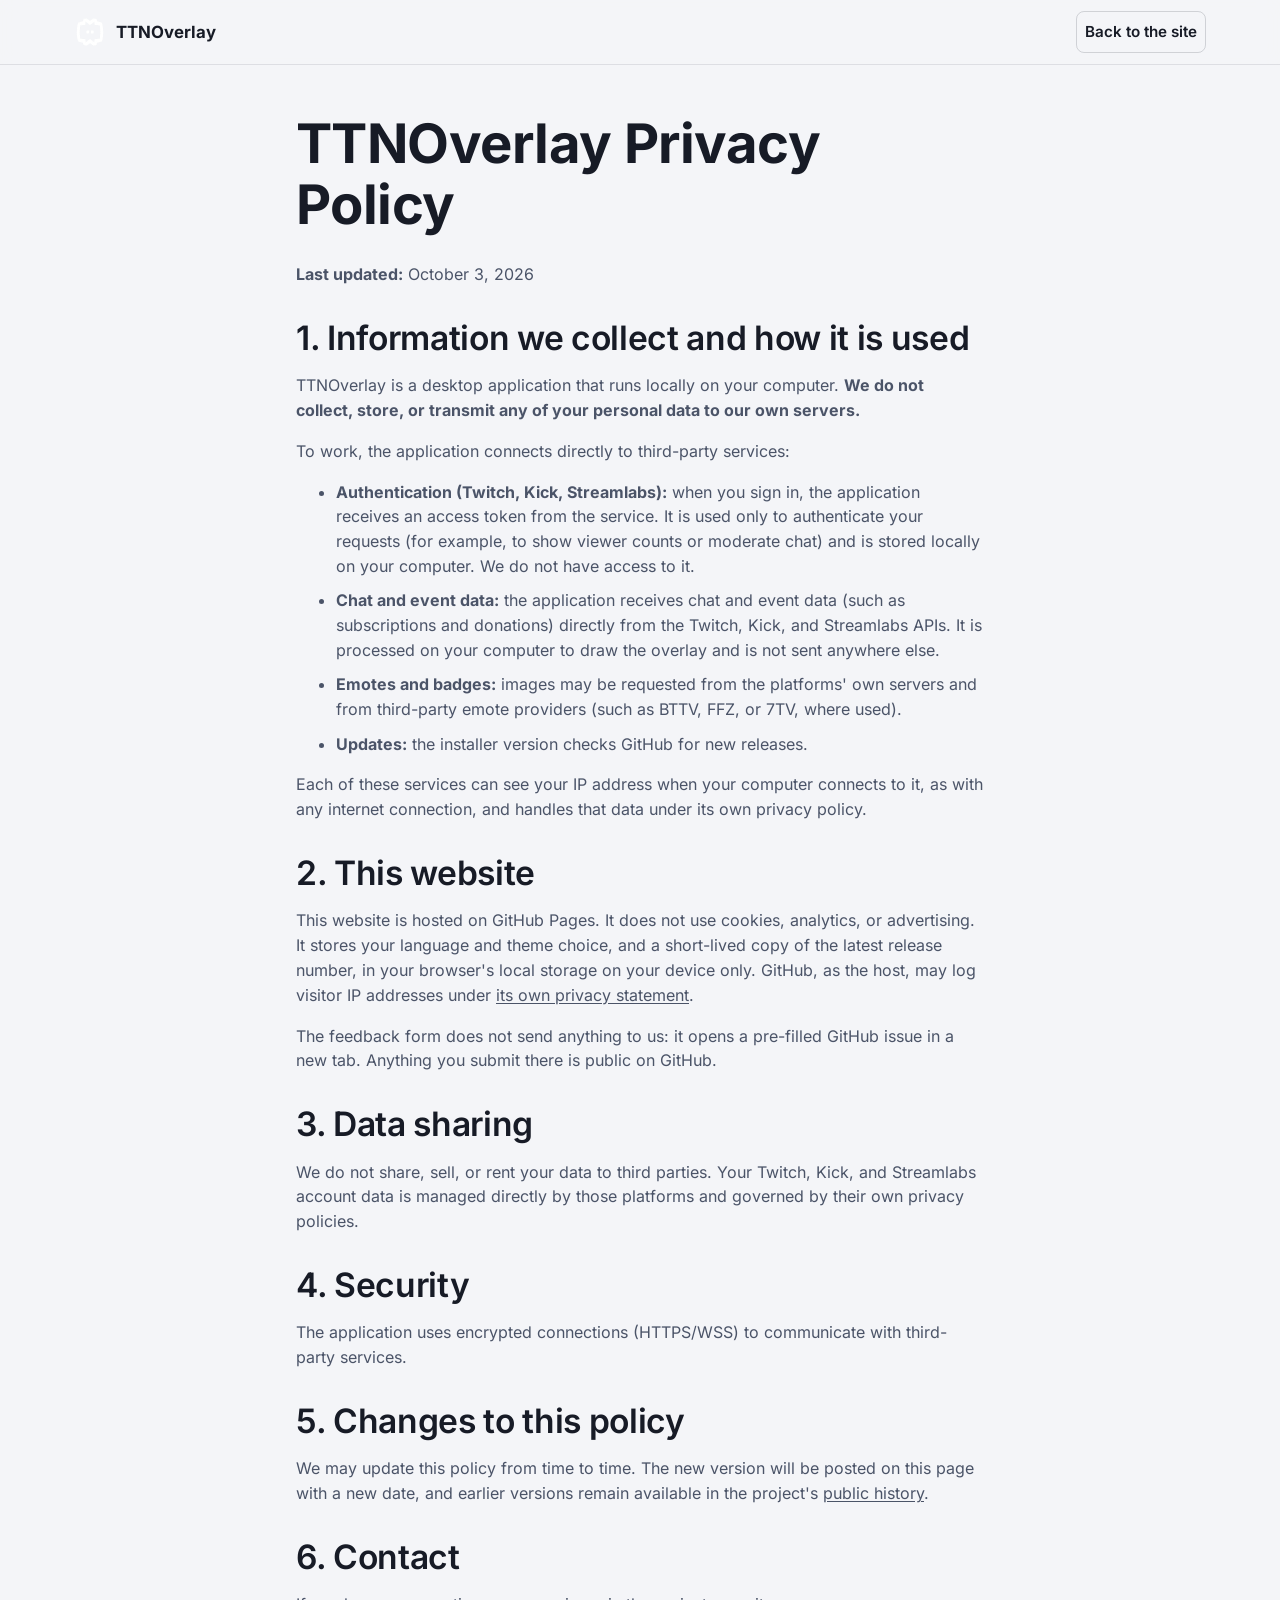
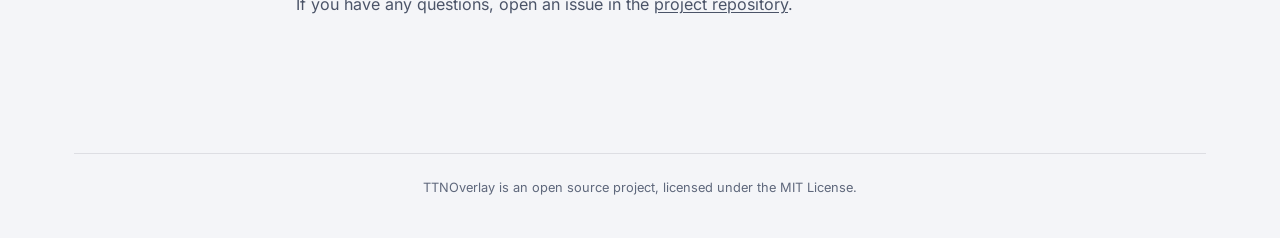
<file: docs/privacy.html>
<!DOCTYPE html>
<html lang="en">
<head>
  <meta charset="UTF-8">
  <meta name="viewport" content="width=device-width, initial-scale=1.0, viewport-fit=cover">
  <meta http-equiv="Content-Security-Policy" content="default-src 'none'; script-src 'self'; style-src 'self'; img-src 'self' data:; font-src 'self'; base-uri 'none'; form-action 'none'">
  <meta name="referrer" content="strict-origin-when-cross-origin">
  <title>Privacy Policy | TTNOverlay</title>
  <meta name="description" content="Privacy policy for TTNOverlay: the app runs locally, sends no personal data to any server of ours, and connects only to the services you use.">
  <link rel="canonical" href="https://1devlion.github.io/TTNOverlay/privacy.html">
  <link rel="icon" type="image/webp" href="img/logo_nobg.webp">
  <script src="js/theme-init.js"></script>
  <link rel="stylesheet" href="css/style.css">
</head>
<body>
  <header class="site-header">
    <div class="wrap header-row">
      <a class="brand" href="index.html">
        <img class="brand-logo" src="img/logo_nobg.webp" alt="" width="32" height="32">
        <span class="brand-name">TTNOverlay</span>
      </a>
      <a class="btn btn-ghost btn-small" href="index.html">Back to the site</a>
    </div>
  </header>

  <main id="main" class="wrap legal">
    <h1>TTNOverlay Privacy Policy</h1>
    <p><strong>Last updated:</strong> October 3, 2026</p>

    <h2>1. Information we collect and how it is used</h2>
    <p>TTNOverlay is a desktop application that runs locally on your computer. <strong>We do not collect, store, or transmit any of your personal data to our own servers.</strong></p>
    <p>To work, the application connects directly to third-party services:</p>
    <ul>
      <li><strong>Authentication (Twitch, Kick, Streamlabs):</strong> when you sign in, the application receives an access token from the service. It is used only to authenticate your requests (for example, to show viewer counts or moderate chat) and is stored locally on your computer. We do not have access to it.</li>
      <li><strong>Chat and event data:</strong> the application receives chat and event data (such as subscriptions and donations) directly from the Twitch, Kick, and Streamlabs APIs. It is processed on your computer to draw the overlay and is not sent anywhere else.</li>
      <li><strong>Emotes and badges:</strong> images may be requested from the platforms' own servers and from third-party emote providers (such as BTTV, FFZ, or 7TV, where used).</li>
      <li><strong>Updates:</strong> the installer version checks GitHub for new releases.</li>
    </ul>
    <p>Each of these services can see your IP address when your computer connects to it, as with any internet connection, and handles that data under its own privacy policy.</p>

    <h2>2. This website</h2>
    <p>This website is hosted on GitHub Pages. It does not use cookies, analytics, or advertising. It stores your language and theme choice, and a short-lived copy of the latest release number, in your browser's local storage on your device only. GitHub, as the host, may log visitor IP addresses under <a href="https://docs.github.com/en/site-policy/privacy-policies/github-general-privacy-statement" rel="noopener">its own privacy statement</a>.</p>
    <p>The feedback form does not send anything to us: it opens a pre-filled GitHub issue in a new tab. Anything you submit there is public on GitHub.</p>

    <h2>3. Data sharing</h2>
    <p>We do not share, sell, or rent your data to third parties. Your Twitch, Kick, and Streamlabs account data is managed directly by those platforms and governed by their own privacy policies.</p>

    <h2>4. Security</h2>
    <p>The application uses encrypted connections (HTTPS/WSS) to communicate with third-party services.</p>

    <h2>5. Changes to this policy</h2>
    <p>We may update this policy from time to time. The new version will be posted on this page with a new date, and earlier versions remain available in the project's <a href="https://github.com/1devLion/TTNOverlay/commits/main/docs/privacy.html" rel="noopener">public history</a>.</p>

    <h2>6. Contact</h2>
    <p>If you have any questions, open an issue in the <a href="https://github.com/1devLion/TTNOverlay/issues" rel="noopener">project repository</a>.</p>
  </main>

  <footer class="site-footer">
    <div class="wrap">
      <p class="footer-license">TTNOverlay is an open source project, licensed under the MIT License.</p>
    </div>
  </footer>
</body>
</html>
</file>
<file: docs/css/style.css>
/* ==========================================================================
   TTNOverlay website
   Palette pulled from the actual app: the icon background navy, the default
   flash-alert gold, and the moderation panel's dark background (#1E1E1E).
   ========================================================================== */

/* ---------- self-hosted Inter (variable, OFL; see fonts/Inter-LICENSE.txt) ---------- */
@font-face {
  font-family: 'Inter Variable';
  font-style: normal;
  font-display: swap;
  font-weight: 100 900;
  src: url(../fonts/inter-cyrillic-wght-normal.woff2) format('woff2-variations');
  unicode-range: U+0301,U+0400-045F,U+0490-0491,U+04B0-04B1,U+2116;
}
@font-face {
  font-family: 'Inter Variable';
  font-style: normal;
  font-display: swap;
  font-weight: 100 900;
  src: url(../fonts/inter-latin-ext-wght-normal.woff2) format('woff2-variations');
  unicode-range: U+0100-02BA,U+02BD-02C5,U+02C7-02CC,U+02CE-02D7,U+02DD-02FF,U+0304,U+0308,U+0329,U+1D00-1DBF,U+1E00-1E9F,U+1EF2-1EFF,U+2020,U+20A0-20AB,U+20AD-20C0,U+2113,U+2C60-2C7F,U+A720-A7FF;
}
@font-face {
  font-family: 'Inter Variable';
  font-style: normal;
  font-display: swap;
  font-weight: 100 900;
  src: url(../fonts/inter-latin-wght-normal.woff2) format('woff2-variations');
  unicode-range: U+0000-00FF,U+0131,U+0152-0153,U+02BB-02BC,U+02C6,U+02DA,U+02DC,U+0304,U+0308,U+0329,U+2000-206F,U+20AC,U+2122,U+2191,U+2193,U+2212,U+2215,U+FEFF,U+FFFD;
}

:root {
  --navy-950: #0d1420;
  --navy-900: #12192a;
  --navy-800: #1a2338;
  --navy-700: #232f4a;
  --navy-600: #2c456e; /* app icon background */
  --navy-500: #3a5a8c;
  --panel-dark: #1e1e1e; /* app's own moderation-panel background */
  --gold: #ffd700;      /* app's default flash-alert color */
  --gold-dim: #caa000;
  --ink-000: #f4f6fb;
  --ink-100: #dfe4ee;
  --ink-300: #aab3c6;
  --ink-500: #7c86a0;
  --line: rgba(223, 228, 238, 0.10);
  --line-strong: rgba(223, 228, 238, 0.18);

  --bg: var(--navy-950);
  --bg-raised: var(--navy-900);
  --bg-card: var(--navy-800);
  --bg-panel: var(--panel-dark);
  --text: var(--ink-000);
  --text-muted: var(--ink-300);
  --text-faint: var(--ink-500);
  --border: var(--line);
  --border-strong: var(--line-strong);
  --accent: var(--gold);
  --accent-hover: var(--gold-dim);
  --accent-ink: #241d00;
  --brand: var(--navy-600);
  --brand-bright: #6f93c9;

  --font-display: "Inter Variable", "Inter", "PingFang SC", "Microsoft YaHei", system-ui, sans-serif;
  --font-body: "Inter Variable", "Inter", "PingFang SC", "Microsoft YaHei", system-ui, -apple-system, sans-serif;
  --font-mono: ui-monospace, "SFMono-Regular", Consolas, "Liberation Mono", monospace;

  --radius-s: 8px;
  --radius-m: 14px;
  --radius-l: 22px;
  --shadow-card: 0 1px 0 rgba(255,255,255,0.03) inset, 0 12px 30px -20px rgba(0,0,0,0.6);
}

html.light {
  --bg: #f4f5f8;
  --bg-raised: #ffffff;
  --bg-card: #ffffff;
  --bg-panel: color-mix(in srgb, var(--navy-600) 6%, #ffffff);
  --text: #171b26;
  --text-muted: #4b5468;
  --text-faint: #5f687c;
  --border: rgba(23, 27, 38, 0.10);
  --border-strong: rgba(23, 27, 38, 0.16);
  --accent: var(--navy-600);
  --accent-hover: var(--navy-700);
  --accent-ink: #ffffff;
  --brand: var(--navy-600);
  --brand-bright: #2c456e;
  --ink-100: #171b26;
  --shadow-card: 0 1px 0 rgba(255,255,255,0.6) inset, 0 12px 30px -22px rgba(23,27,38,0.25);
}

* { box-sizing: border-box; }
html { scroll-behavior: smooth; scroll-padding-top: 5rem; }

@media (prefers-reduced-motion: reduce) {
  html { scroll-behavior: auto; }
  *, *::before, *::after { animation-duration: 0.001ms !important; animation-iteration-count: 1 !important; transition-duration: 0.001ms !important; }
}

html, body { max-width: 100%; overflow-x: hidden; }

body {
  margin: 0;
  background: var(--bg);
  color: var(--text);
  font-family: var(--font-body);
  font-size: 16px;
  line-height: 1.55;
  -webkit-font-smoothing: antialiased;
  transition: background-color .25s ease, color .25s ease;
}

h1, h2, h3 {
  font-family: var(--font-display);
  color: var(--text);
  line-height: 1.12;
  letter-spacing: -0.01em;
  margin: 0 0 .5em;
}

h1 { font-size: clamp(2.1rem, 5vw, 3.4rem); font-weight: 700; }
h2 { font-size: clamp(1.5rem, 3vw, 2.1rem); font-weight: 600; }
h3 { font-size: 1.15rem; font-weight: 600; }
p { margin: 0 0 1em; color: var(--text-muted); }
a { color: inherit; }

.sr-only {
  position: absolute; width: 1px; height: 1px; padding: 0; margin: -1px;
  overflow: hidden; clip: rect(0,0,0,0); white-space: nowrap; border: 0;
}

.skip-link {
  position: absolute; left: 1rem; top: -3rem;
  background: var(--accent); color: var(--accent-ink);
  padding: .6rem 1rem; border-radius: var(--radius-s);
  font-weight: 600; z-index: 100; transition: top .15s ease;
}
.skip-link:focus { top: 1rem; }

:focus-visible {
  outline: 2px solid var(--accent);
  outline-offset: 2px;
  border-radius: 4px;
}

.wrap {
  max-width: 1180px;
  margin: 0 auto;
  padding: 0 1.5rem;
}

.eyebrow {
  font-family: var(--font-display);
  font-size: .9rem;
  font-weight: 600;
  color: var(--brand-bright);
  margin: 0 0 .6em;
}
.hero-version { color: var(--text-faint); font-weight: 500; }
.hero-version a { color: var(--text-faint); text-decoration: underline; text-underline-offset: 2px; }
.hero-version a:hover { color: var(--brand-bright); }
.center { text-align: center; }
.section-subtitle { max-width: 46em; margin-left: auto; margin-right: auto; }

.mono-line {
  font-family: var(--font-mono);
  font-size: .85rem;
  color: var(--text-faint);
}

/* ---------- buttons ---------- */
.btn {
  display: inline-flex;
  align-items: center;
  gap: .5em;
  padding: .8rem 1.4rem;
  border-radius: var(--radius-s);
  font-weight: 600;
  font-size: .95rem;
  text-decoration: none;
  border: 1px solid transparent;
  cursor: pointer;
  transition: transform .12s ease, background-color .15s ease, border-color .15s ease;
}
.btn:hover { transform: translateY(-1px); }
.btn:active { transform: translateY(0); }

.btn-accent {
  background: var(--accent);
  color: var(--accent-ink);
}
.btn-accent:hover { background: var(--accent-hover); }

.btn-ghost {
  background: transparent;
  border-color: var(--border-strong);
  color: var(--text);
}
.btn-ghost:hover { border-color: var(--brand-bright); }

.btn-small { padding: .5rem; }

/* ---------- header ---------- */
.site-header {
  position: sticky;
  top: 0;
  z-index: 50;
  background: color-mix(in srgb, var(--bg) 88%, transparent);
  backdrop-filter: blur(10px);
  border-bottom: 1px solid var(--border);
}

.header-row {
  display: flex;
  align-items: center;
  gap: 1.5rem;
  height: 64px;
}

.brand {
  display: flex;
  align-items: center;
  gap: .6rem;
  text-decoration: none;
  margin-right: auto;
}
.brand-logo { border-radius: 7px; display: block; }
.brand-name {
  font-family: var(--font-display);
  font-weight: 700;
  font-size: 1.05rem;
  color: var(--text);
}

.site-nav {
  display: flex;
  gap: 1.75rem;
}
.site-nav a {
  text-decoration: none;
  color: var(--text-muted);
  font-size: .92rem;
  font-weight: 500;
  transition: color .15s ease;
}
.site-nav a:hover { color: var(--text); }

.header-controls {
  display: flex;
  align-items: center;
  gap: .9rem;
}

.lang-switch select {
  appearance: none;
  background: var(--bg-card);
  border: 1px solid var(--border-strong);
  color: var(--text);
  font-family: var(--font-body);
  font-size: .85rem;
  padding: .45rem 1.8rem .45rem .7rem;
  border-radius: var(--radius-s);
  cursor: pointer;
  background-image: linear-gradient(45deg, transparent 50%, currentColor 50%), linear-gradient(135deg, currentColor 50%, transparent 50%);
  background-position: calc(100% - 14px) 55%, calc(100% - 9px) 55%;
  background-size: 5px 5px, 5px 5px;
  background-repeat: no-repeat;
  color: var(--text-muted);
}

.theme-toggle {
  display: flex;
  align-items: center;
  background: none;
  border: none;
  padding: 0;
  cursor: pointer;
}
.theme-toggle-track {
  width: 42px;
  height: 24px;
  border-radius: 999px;
  background: var(--bg-card);
  border: 1px solid var(--border-strong);
  display: block;
  position: relative;
  transition: background-color .2s ease;
}
.theme-toggle-thumb {
  position: absolute;
  top: 2px; left: 2px;
  width: 18px; height: 18px;
  border-radius: 50%;
  background: var(--brand-bright);
  transition: transform .2s ease, background-color .2s ease;
}
html.light .theme-toggle-thumb { transform: translateX(18px); background: var(--accent); }

.header-gh { color: var(--text-muted); }
.header-gh:hover { color: var(--text); }

.nav-toggle {
  display: none;
  flex-direction: column;
  justify-content: center;
  gap: 5px;
  width: 34px; height: 34px;
  background: none; border: none; cursor: pointer;
}
.nav-toggle span {
  display: block; height: 2px; width: 100%;
  background: var(--text); border-radius: 2px;
}

.site-nav-mobile {
  display: none;
  flex-direction: column;
  padding: .5rem 1.5rem 1.25rem;
  border-top: 1px solid var(--border);
}
.site-nav-mobile a {
  padding: .7rem 0;
  text-decoration: none;
  color: var(--text-muted);
  border-bottom: 1px solid var(--border);
  font-size: .95rem;
}
.site-nav-mobile.open { display: flex; }

/* ---------- hero ---------- */
.hero { padding: 5rem 0 6rem; }
.hero-grid {
  display: grid;
  grid-template-columns: 1.05fr .95fr;
  gap: 3.5rem;
  align-items: center;
}
.hero-copy, .hero-visual { min-width: 0; }
.hero-copy h1 { margin-bottom: .45em; font-size: clamp(2rem, 4.4vw, 3rem); }
.hero-copy h1 > span { display: block; text-wrap: balance; }
.hero-copy h1 br { display: none; }
.accent { color: var(--accent); }
.hero-subtitle {
  font-size: 1.1rem;
  max-width: 34em;
}
.hero-ctas {
  display: flex;
  flex-wrap: wrap;
  gap: .9rem;
  margin: 1.6rem 0 1.1rem;
}
.download-note {
  font-size: .85rem;
  color: var(--text-muted);
  max-width: 34em;
  margin: 1.1rem 0 0;
}
.download-portable { margin-top: .5rem; }
.download-portable a { color: var(--text-muted); text-decoration: underline; text-underline-offset: 2px; }
.download-portable a:hover { color: var(--text); }
.field-error {
  margin: .6rem 0 0;
  font-size: .88rem;
  font-weight: 600;
  color: #ff8a8a;
}
html.light .field-error { color: #b3261e; }
.feedback-form [aria-invalid="true"] { border-color: #ff8a8a; }
html.light .feedback-form [aria-invalid="true"] { border-color: #b3261e; }
.hero-note {
  font-size: .88rem;
  color: var(--text-faint);
  max-width: 32em;
}

/* hero screenshot | swaps file depending on light/dark theme, see js/main.js */
.hero-visual { display: flex; justify-content: center; }
.hero-shot {
  position: relative;
  width: 100%;
  max-width: 397px;
  aspect-ratio: 397 / 499;
  box-shadow: var(--shadow-card);
}
.hero-shot img { width: 100%; height: 100%; object-fit: contain; display: block; position: relative; z-index: 1; }
.hero-shot-placeholder {
  position: absolute; inset: 0; z-index: 0;
  display: none; flex-direction: column; align-items: center; justify-content: center;
  gap: .4rem;
  background:
    repeating-linear-gradient(135deg, color-mix(in srgb, var(--brand) 30%, var(--bg-panel)) 0 12px, var(--bg-panel) 12px 24px);
  color: var(--text-faint);
  font-size: .85rem;
  text-align: center;
  padding: 1rem;
}
.hero-shot-placeholder.is-visible { display: flex; }
.hero-shot-placeholder code {
  font-family: var(--font-mono);
  background: color-mix(in srgb, var(--bg) 60%, transparent);
  padding: .2rem .55rem;
  border-radius: 5px;
  color: var(--ink-100);
}

/* ---------- features ---------- */
.features { padding: 6rem 0 5rem; }
.features h2 { margin-bottom: .35em; max-width: 24em; margin-left: auto; margin-right: auto; }
.features .eyebrow { margin-bottom: .5em; }
.features > .wrap > p.eyebrow { margin-bottom: .5rem; }
.features .section-subtitle, .features > .wrap > h2 + p { margin-bottom: 3rem; }

.feature-grid {
  margin-top: 3rem;
  display: grid;
  grid-template-columns: repeat(3, 1fr);
  gap: 2.6rem 1.8rem;
}

/* flat items: no card box, no icon | same background as the page */
.feature-item h3 { margin-bottom: .35em; }
.feature-item p { margin-bottom: 0; font-size: .93rem; }

.feature-item-media .feature-media {
  position: relative;
  aspect-ratio: 4 / 3;
  margin-bottom: 1.1rem;
}
.feature-media img { width: 100%; height: 100%; object-fit: contain; display: block; position: relative; z-index: 1; }
.feature-media-placeholder {
  position: absolute; inset: 0; z-index: 0;
  display: none; flex-direction: column; align-items: center; justify-content: center;
  gap: .3rem;
  background:
    repeating-linear-gradient(135deg, color-mix(in srgb, var(--brand) 30%, var(--bg-panel)) 0 10px, var(--bg-panel) 10px 20px);
  color: var(--text-faint);
  font-size: .78rem;
  text-align: center;
  padding: 1rem;
}
.feature-media-placeholder.is-visible { display: flex; }
.feature-media-placeholder code {
  font-family: var(--font-mono);
  background: color-mix(in srgb, var(--bg) 60%, transparent);
  padding: .15rem .5rem;
  border-radius: 5px;
  color: var(--ink-100);
}

/* ---------- screenshots ---------- */
.screenshots { padding: 5rem 0; background: var(--bg-raised); border-top: 1px solid var(--border); border-bottom: 1px solid var(--border); }
.screenshots h2 { margin-bottom: .35em; }
.screenshots .section-subtitle { margin-bottom: 3rem; }

.shot-grid {
  display: grid;
  grid-template-columns: repeat(2, 1fr);
  gap: 1.4rem;
}
.shot { margin: 0; }
.shot-media {
  position: relative;
  aspect-ratio: 16 / 9;
  border-radius: var(--radius-m);
  overflow: hidden;
  border: 1px solid var(--border-strong);
  background: var(--bg-panel);
}
.shot-media img { width: 100%; height: 100%; object-fit: cover; display: block; position: relative; z-index: 1; }

/* ---------- zoomable images (screenshots + feature shots) ---------- */
.zoomable { cursor: zoom-in; }
.zoomable:focus-visible { outline: 2px solid var(--accent); outline-offset: 2px; }
.zoom-hint {
  position: absolute;
  z-index: 2;
  right: .6rem;
  bottom: .6rem;
  width: 30px;
  height: 30px;
  border-radius: 50%;
  background: color-mix(in srgb, var(--bg) 55%, transparent);
  border: 1px solid var(--border-strong);
  color: var(--ink-100);
  display: flex;
  align-items: center;
  justify-content: center;
  opacity: 0;
  transform: scale(.9);
  transition: opacity .15s ease, transform .15s ease;
  pointer-events: none;
}
.shot-media:hover .zoom-hint,
.feature-media:hover .zoom-hint,
.zoomable:focus-visible ~ .zoom-hint {
  opacity: 1;
  transform: scale(1);
}
@media (hover: none) {
  .zoom-hint { opacity: 1; transform: scale(1); }
}

.lightbox-overlay {
  position: fixed;
  inset: 0;
  z-index: 300;
  display: none;
  align-items: center;
  justify-content: center;
  padding: 2.2rem;
  background: rgba(6, 9, 16, 0.9);
  backdrop-filter: blur(4px);
}
.lightbox-overlay.is-open { display: flex; }
.lightbox-figure { max-width: min(94vw, 1100px); max-height: 90vh; margin: 0; text-align: center; }
.lightbox-figure img {
  display: block;
  max-width: 100%;
  max-height: 82vh;
  width: auto;
  height: auto;
  margin: 0 auto;
  border-radius: var(--radius-m);
  box-shadow: 0 20px 60px -20px rgba(0,0,0,.7);
}
.lightbox-caption {
  margin-top: .8rem;
  color: var(--ink-100);
  font-size: .9rem;
}
.lightbox-close {
  position: absolute;
  top: 1rem;
  right: 1rem;
  width: 40px;
  height: 40px;
  border-radius: 50%;
  border: 1px solid rgba(255,255,255,.25);
  background: rgba(255,255,255,.08);
  color: #fff;
  font-size: 1.3rem;
  line-height: 1;
  cursor: pointer;
}
.lightbox-close:hover { background: rgba(255,255,255,.18); }
.shot-placeholder {
  position: absolute; inset: 0; z-index: 0;
  display: none; align-items: center; justify-content: center;
  padding: 1.5rem;
  text-align: center;
  background:
    repeating-linear-gradient(135deg, color-mix(in srgb, var(--brand) 32%, var(--bg-panel)) 0 12px, var(--bg-panel) 12px 24px);
}
.shot-placeholder.is-visible { display: flex; }
.shot-placeholder-hint {
  font-size: .85rem;
  color: var(--text-faint);
}
.shot-placeholder-hint code {
  font-family: var(--font-mono);
  background: color-mix(in srgb, var(--bg) 60%, transparent);
  padding: .15rem .5rem;
  border-radius: 5px;
  color: var(--ink-100);
}
.shot figcaption {
  margin-top: .7rem;
  font-size: .9rem;
  color: var(--text-muted);
  text-align: center;
}

/* ---------- download ---------- */
.download { padding: 6rem 0 7rem; background: var(--bg-raised); border-top: 1px solid var(--border); }
.download-grid {
  display: grid;
  grid-template-columns: 1fr 1fr;
  gap: 3rem;
  align-items: start;
}
.download-copy, .build-card { min-width: 0; }
.build-card {
  background: var(--bg-card);
  border: 1px solid var(--border);
  border-radius: var(--radius-m);
  padding: 1.75rem;
  max-width: 100%;
}
.build-card h3 { margin-bottom: .3em; }
.build-label {
  font-size: .78rem;
  font-family: var(--font-mono);
  text-transform: uppercase;
  letter-spacing: .04em;
  color: var(--text-muted);
  margin: 1.2rem 0 .5rem;
}
.code-block {
  margin: 0;
  max-width: 100%;
  background: var(--bg-panel);
  border: 1px solid var(--border-strong);
  border-radius: var(--radius-s);
  padding: .9rem 1rem;
  overflow-x: auto;
  -webkit-overflow-scrolling: touch;
}
.code-block code {
  font-family: var(--font-mono);
  font-size: .82rem;
  color: var(--ink-100);
  white-space: pre;
}
.code-block-wrap { position: relative; }
.code-block-wrap .code-block { padding-right: 2.75rem; }
.copy-btn {
  position: absolute;
  top: .5rem;
  right: .5rem;
  display: inline-flex;
  align-items: center;
  justify-content: center;
  width: 28px;
  height: 28px;
  padding: 0;
  border: 1px solid var(--border-strong);
  border-radius: var(--radius-s);
  background: var(--bg-card);
  color: var(--text-faint);
  cursor: pointer;
  transition: color .15s, border-color .15s, background .15s;
}
.copy-btn:hover { color: var(--ink-100); border-color: var(--brand-bright); }
.copy-btn .icon-check { display: none; }
.copy-btn.is-copied { color: var(--brand-bright); border-color: var(--brand-bright); }
.copy-btn.is-copied .icon-copy { display: none; }
.copy-btn.is-copied .icon-check { display: block; }

/* ---------- feedback ---------- */
.feedback { padding: 6rem 0; }
.feedback .section-subtitle { margin-bottom: 2.6rem; }
.feedback-form {
  max-width: 640px;
  margin: 0 auto;
  display: flex;
  flex-direction: column;
  gap: .35rem;
  background: var(--bg-card);
  border: 1px solid var(--border);
  border-radius: var(--radius-m);
  padding: 1.9rem;
}
.feedback-form label {
  font-size: .85rem;
  font-weight: 600;
  color: var(--text-muted);
  margin: .9rem 0 .1rem;
}
.feedback-form label:first-child { margin-top: 0; }
.feedback-form input[type="text"],
.feedback-form textarea {
  width: 100%;
  background: var(--bg-panel);
  border: 1px solid var(--border-strong);
  border-radius: var(--radius-s);
  padding: .7rem .85rem;
  color: var(--text);
  font-family: var(--font-body);
  font-size: .95rem;
  resize: vertical;
}
.feedback-form input[type="text"]:focus,
.feedback-form textarea:focus { outline: 2px solid var(--accent); outline-offset: 1px; }
.feedback-form .btn { margin-top: 1.3rem; align-self: flex-start; }

/* ---------- footer ---------- */
.site-footer { padding: 3rem 0 2.5rem; }
.footer-grid {
  display: grid;
  grid-template-columns: 1.3fr 1fr;
  gap: 1.5rem 3rem;
  align-items: start;
}
.footer-brand, .footer-links { min-width: 0; }
.footer-brand p { margin: .6rem 0 0; font-size: .88rem; }
.footer-madewith { margin-top: .5rem !important; }
.footer-links {
  display: flex;
  gap: 1.6rem;
  justify-content: flex-end;
}
.footer-links a { text-decoration: none; color: var(--text-muted); font-size: .9rem; }
.footer-links a:hover { color: var(--text); }
.footer-license {
  grid-column: 1 / -1;
  font-size: .8rem;
  color: var(--text-faint);
  border-top: 1px solid var(--border);
  padding-top: 1.5rem;
  margin: .5rem 0 0;
  text-align: center;
}
.footer-license a { color: var(--text-faint); text-decoration: underline; text-underline-offset: 2px; }
.footer-license a:hover { color: var(--text-muted); }
.footer-disclaimer {
  grid-column: 1 / -1;
  font-size: .78rem;
  line-height: 1.55;
  color: var(--text-faint);
  margin: .2rem 0 0;
  text-align: center;
}
.footer-credits {
  grid-column: 1 / -1;
  font-size: .8rem;
  color: var(--text-faint);
  margin: .4rem 0 0;
  text-align: center;
}
.footer-credits a { color: var(--text-faint); text-decoration: underline; text-underline-offset: 2px; }
.footer-credits a:hover { color: var(--text-muted); }

/* ---------- responsive ---------- */
@media (max-width: 980px) {
  .hero-grid { grid-template-columns: 1fr; }
  .download-grid { grid-template-columns: 1fr; }
  .feature-grid { grid-template-columns: repeat(2, 1fr); }
}

@media (max-width: 720px) {
  .site-nav { display: none; }
  .nav-toggle { display: flex; }
  .header-controls .lang-switch { display: none; }
  .site-nav-mobile .lang-switch { display: block; margin: .3rem 0 .9rem; }
  .site-nav-mobile .lang-switch select { width: 100%; padding: .7rem .9rem; font-size: .95rem; }
  .feature-grid { grid-template-columns: 1fr; }
  .shot-grid { grid-template-columns: 1fr; }
  .footer-grid { grid-template-columns: 1fr; }
  .footer-links { justify-content: flex-start; }
  .footer-license { padding-top: 1rem; }
  .hero { padding: 3rem 0 3.5rem; }
  .features, .download { padding: 4rem 0; }
}
.download-hash code {
  display: block;
  margin-top: .25rem;
  font-family: var(--font-mono);
  font-size: .76rem;
  word-break: break-all;
  user-select: all;
  color: var(--text);
}
.legal { max-width: 46rem; padding-top: 3rem; padding-bottom: 4rem; }
.legal h2 { margin-top: 2rem; }
.legal li { color: var(--text-muted); margin-bottom: .6rem; }
.legal a { text-decoration: underline; text-underline-offset: 2px; }
</file>
